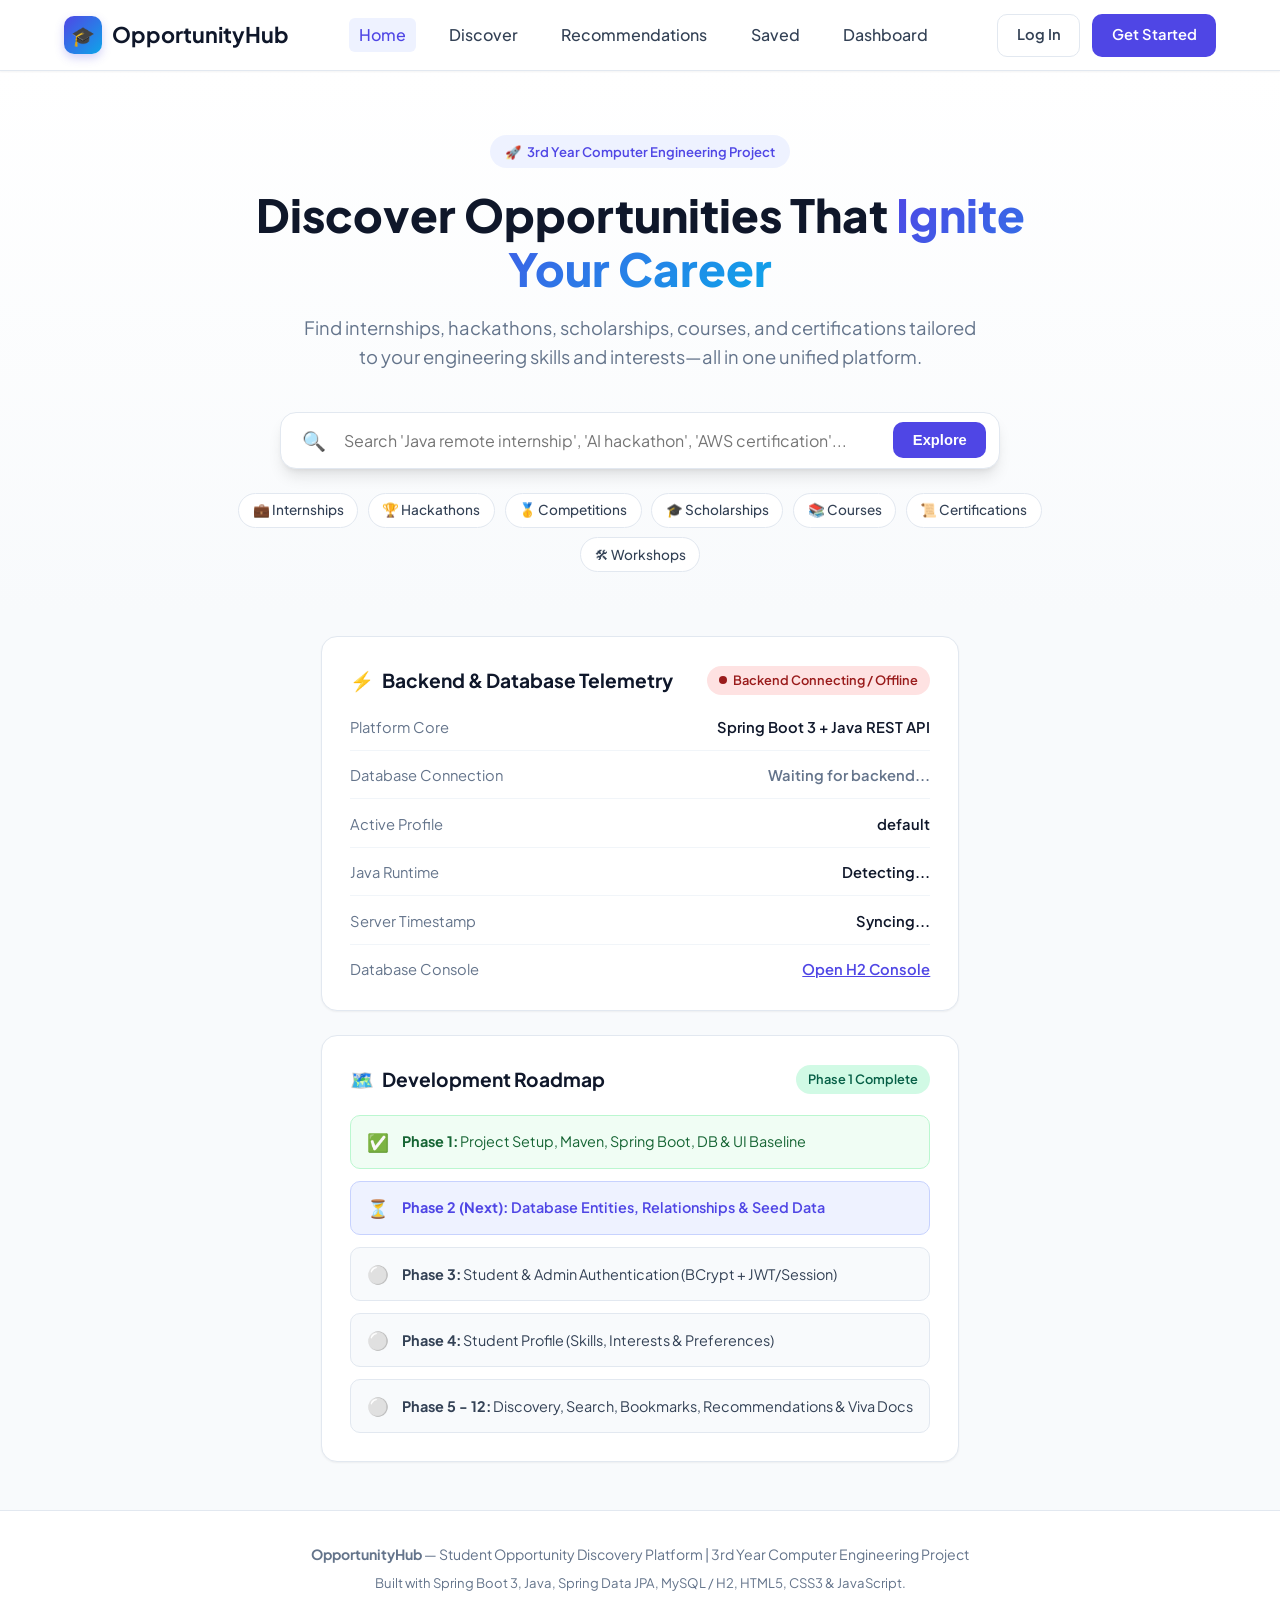
<file: frontend/index.html>
<!DOCTYPE html>
<html lang="en">
<head>
  <meta charset="UTF-8">
  <meta name="viewport" content="width=device-width, initial-scale=1.0">
  <title>OpportunityHub | Student Opportunity Discovery Platform</title>
  <meta name="description" content="Discover internships, hackathons, scholarships, and courses tailored for computer engineering students.">
  <!-- Google Fonts: Plus Jakarta Sans -->
  <link rel="preconnect" href="https://fonts.googleapis.com">
  <link rel="preconnect" href="https://fonts.gstatic.com" crossorigin>
  <link href="https://fonts.googleapis.com/css2?family=Plus+Jakarta+Sans:wght@400;500;600;700;800&display=swap" rel="stylesheet">
  <link rel="stylesheet" href="css/style.css">
</head>
<body>

  <!-- Navigation Bar -->
  <header class="navbar">
    <div class="nav-container">
      <a href="index.html" class="brand-logo" id="brand-logo">
        <div class="brand-icon">🎓</div>
        <span>OpportunityHub</span>
      </a>

      <ul class="nav-links">
        <li><a href="index.html" class="nav-link active" id="nav-home">Home</a></li>
        <li><a href="#discover" class="nav-link" id="nav-discover">Discover</a></li>
        <li><a href="#recommendations" class="nav-link" id="nav-recommendations">Recommendations</a></li>
        <li><a href="#saved" class="nav-link" id="nav-saved">Saved</a></li>
        <li><a href="#dashboard" class="nav-link" id="nav-dashboard">Dashboard</a></li>
      </ul>

      <div class="nav-actions">
        <a href="#login" class="btn btn-outline" id="btn-login">Log In</a>
        <a href="#register" class="btn btn-primary" id="btn-register">Get Started</a>
      </div>
    </div>
  </header>

  <!-- Hero Section -->
  <section class="hero-section">
    <div class="hero-container">
      <div class="badge-tag">
        <span>🚀</span> 3rd Year Computer Engineering Project
      </div>

      <h1 class="hero-title">
        Discover Opportunities That <span>Ignite Your Career</span>
      </h1>

      <p class="hero-subtitle">
        Find internships, hackathons, scholarships, courses, and certifications tailored to your engineering skills and interests—all in one unified platform.
      </p>

      <!-- Mock Search Box for Discovery -->
      <div class="search-wrapper">
        <span style="font-size: 1.2rem; color: var(--text-muted); margin-left: 0.5rem;">🔍</span>
        <input 
          type="text" 
          class="search-input" 
          id="search-input" 
          placeholder="Search 'Java remote internship', 'AI hackathon', 'AWS certification'..."
        >
        <button class="btn btn-primary" id="btn-search">Explore</button>
      </div>

      <!-- Quick Category Pills -->
      <div class="quick-category-pills">
        <span class="pill">💼 Internships</span>
        <span class="pill">🏆 Hackathons</span>
        <span class="pill">🥇 Competitions</span>
        <span class="pill">🎓 Scholarships</span>
        <span class="pill">📚 Courses</span>
        <span class="pill">📜 Certifications</span>
        <span class="pill">🛠 Workshops</span>
      </div>
    </div>
  </section>

  <!-- Main Content: System Status & Roadmap (Phase 1 Baseline) -->
  <main class="main-content">
    <div class="grid-2">
      <!-- Live Server & Database Health Card -->
      <div class="card" id="system-health-card">
        <div class="card-header">
          <h2 class="card-title">
            <span>⚡</span> Backend & Database Telemetry
          </h2>
          <div id="system-status-badge" class="status-badge offline">
            <span class="pulse-dot"></span> Checking Status...
          </div>
        </div>

        <div class="stat-list">
          <div class="stat-item">
            <span class="stat-label">Platform Core</span>
            <span class="stat-value">Spring Boot 3 + Java REST API</span>
          </div>
          <div class="stat-item">
            <span class="stat-label">Database Connection</span>
            <span class="stat-value" id="db-status">Connecting...</span>
          </div>
          <div class="stat-item">
            <span class="stat-label">Active Profile</span>
            <span class="stat-value" id="active-profile">default</span>
          </div>
          <div class="stat-item">
            <span class="stat-label">Java Runtime</span>
            <span class="stat-value" id="java-version">Detecting...</span>
          </div>
          <div class="stat-item">
            <span class="stat-label">Server Timestamp</span>
            <span class="stat-value" id="server-time">Syncing...</span>
          </div>
          <div class="stat-item">
            <span class="stat-label">Database Console</span>
            <span class="stat-value"><a href="/h2-console" target="_blank" style="text-decoration: underline;">Open H2 Console</a></span>
          </div>
        </div>
      </div>

      <!-- Development Progress Tracker -->
      <div class="card" id="project-roadmap-card">
        <div class="card-header">
          <h2 class="card-title">
            <span>🗺️</span> Development Roadmap
          </h2>
          <span class="status-badge online">Phase 1 Complete</span>
        </div>

        <div class="phase-list">
          <div class="phase-item completed">
            <span class="phase-icon">✅</span>
            <div><strong>Phase 1:</strong> Project Setup, Maven, Spring Boot, DB & UI Baseline</div>
          </div>
          <div class="phase-item active">
            <span class="phase-icon">⏳</span>
            <div><strong>Phase 2 (Next):</strong> Database Entities, Relationships & Seed Data</div>
          </div>
          <div class="phase-item">
            <span class="phase-icon">⚪</span>
            <div><strong>Phase 3:</strong> Student & Admin Authentication (BCrypt + JWT/Session)</div>
          </div>
          <div class="phase-item">
            <span class="phase-icon">⚪</span>
            <div><strong>Phase 4:</strong> Student Profile (Skills, Interests & Preferences)</div>
          </div>
          <div class="phase-item">
            <span class="phase-icon">⚪</span>
            <div><strong>Phase 5 - 12:</strong> Discovery, Search, Bookmarks, Recommendations & Viva Docs</div>
          </div>
        </div>
      </div>
    </div>
  </main>

  <!-- Footer -->
  <footer class="footer">
    <p><strong>OpportunityHub</strong> — Student Opportunity Discovery Platform | 3rd Year Computer Engineering Project</p>
    <p style="margin-top: 0.35rem; font-size: 0.82rem;">Built with Spring Boot 3, Java, Spring Data JPA, MySQL / H2, HTML5, CSS3 & JavaScript.</p>
  </footer>

  <script src="js/app.js"></script>
</body>
</html>
</file>
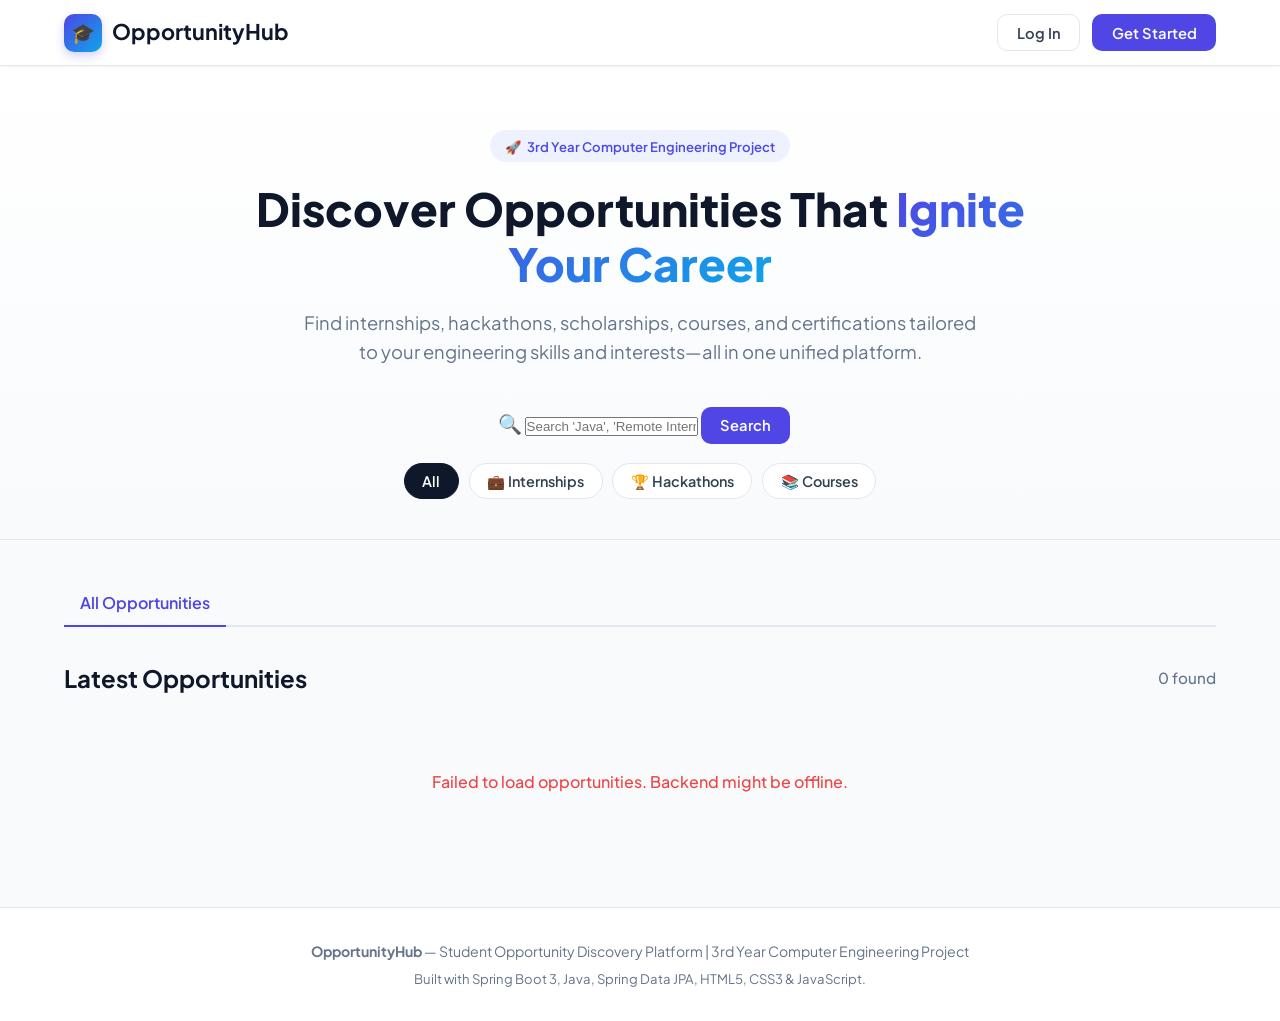
<file: backend/src/main/resources/static/index.html>
<!DOCTYPE html>
<html lang="en">
<head>
  <meta charset="UTF-8">
  <meta name="viewport" content="width=device-width, initial-scale=1.0">
  <title>OpportunityHub | Student Opportunity Discovery Platform</title>
  <meta name="description" content="Discover internships, hackathons, scholarships, and courses tailored for computer engineering students.">
  <link rel="preconnect" href="https://fonts.googleapis.com">
  <link rel="preconnect" href="https://fonts.gstatic.com" crossorigin>
  <link href="https://fonts.googleapis.com/css2?family=Plus+Jakarta+Sans:wght@400;500;600;700;800&display=swap" rel="stylesheet">
  <link rel="stylesheet" href="css/style.css">
</head>
<body>

  <!-- Navigation Bar -->
  <header class="navbar">
    <div class="nav-container">
      <a href="index.html" class="brand-logo" id="brand-logo">
        <div class="brand-icon">🎓</div>
        <span>OpportunityHub</span>
      </a>

      <div class="nav-actions" id="auth-actions">
        <button class="btn btn-outline" id="btn-login-modal">Log In</button>
        <button class="btn btn-primary" id="btn-register-modal">Get Started</button>
      </div>
      
      <div class="nav-actions" id="user-actions" style="display: none;">
        <button class="btn btn-primary" id="btn-admin" style="display: none;">⚙️ Admin</button>
        <span class="user-greeting" id="user-greeting">Hi, Student!</span>
        <button class="btn btn-outline" id="btn-logout">Log Out</button>
      </div>
    </div>
  </header>

  <!-- Hero Section -->
  <section class="hero-section">
    <div class="hero-container">
      <div class="badge-tag">
        <span>🚀</span> 3rd Year Computer Engineering Project
      </div>

      <h1 class="hero-title">
        Discover Opportunities That <span>Ignite Your Career</span>
      </h1>

      <p class="hero-subtitle">
        Find internships, hackathons, scholarships, courses, and certifications tailored to your engineering skills and interests—all in one unified platform.
      </p>

      <div class="search-wrapper">
        <span style="font-size: 1.2rem; color: var(--text-muted); margin-left: 0.5rem;">🔍</span>
        <input 
          type="text" 
          class="search-input" 
          id="search-input" 
          placeholder="Search 'Java', 'Remote Internship', 'AWS'..."
        >
        <button class="btn btn-primary" id="btn-search">Search</button>
      </div>

      <!-- Category Filters (Only visible in All mode) -->
      <div class="quick-category-pills" id="category-filters">
        <button class="pill active" data-category="All">All</button>
        <button class="pill" data-category="Internships">💼 Internships</button>
        <button class="pill" data-category="Hackathons">🏆 Hackathons</button>
        <button class="pill" data-category="Courses">📚 Courses</button>
      </div>
    </div>
  </section>

  <!-- Main Content: Opportunities Feed -->
  <main class="main-content">
    
    <!-- Feed Tabs -->
    <div class="feed-tabs" id="feed-tabs">
      <button class="tab-btn active" data-view="all">All Opportunities</button>
      <button class="tab-btn" data-view="recommended" style="display: none;" id="tab-recommended">✨ For You</button>
      <button class="tab-btn" data-view="saved" style="display: none;" id="tab-saved">🔖 Saved Items</button>
    </div>

    <div class="feed-header">
      <h2 class="feed-title" id="feed-main-title">Latest Opportunities</h2>
      <span class="feed-count" id="feed-count">0 found</span>
    </div>
    
    <div class="opportunities-grid" id="opportunities-feed">
      <!-- Cards will be injected here by JS -->
      <div class="loading-spinner">Loading opportunities...</div>
    </div>
  </main>

  <!-- Footer -->
  <footer class="footer">
    <p><strong>OpportunityHub</strong> — Student Opportunity Discovery Platform | 3rd Year Computer Engineering Project</p>
    <p style="margin-top: 0.35rem; font-size: 0.82rem;">Built with Spring Boot 3, Java, Spring Data JPA, HTML5, CSS3 & JavaScript.</p>
  </footer>

  <!-- Login Modal -->
  <div class="modal-overlay" id="login-modal">
    <div class="modal-card">
      <button class="close-modal" id="close-login">&times;</button>
      <h2 class="modal-title">Welcome Back</h2>
      <p class="modal-subtitle">Log in to discover new opportunities.</p>
      
      <form id="login-form">
        <div class="form-group">
          <label class="form-label" for="login-email">Email</label>
          <input type="email" class="form-control" id="login-email" required>
        </div>
        <div class="form-group">
          <label class="form-label" for="login-password">Password</label>
          <input type="password" class="form-control" id="login-password" required>
        </div>
        <div class="form-error" id="login-error"></div>
        <button type="submit" class="btn btn-primary w-100">Log In</button>
      </form>
    </div>
  </div>

  <!-- Register Modal -->
  <div class="modal-overlay" id="register-modal">
    <div class="modal-card">
      <button class="close-modal" id="close-register">&times;</button>
      <h2 class="modal-title">Create an Account</h2>
      <p class="modal-subtitle">Join OpportunityHub today.</p>
      
      <form id="register-form">
        <div class="form-group">
          <label class="form-label" for="reg-name">Full Name</label>
          <input type="text" class="form-control" id="reg-name" required>
        </div>
        <div class="form-group">
          <label class="form-label" for="reg-email">Email</label>
          <input type="email" class="form-control" id="reg-email" required>
        </div>
        <div class="form-group">
          <label class="form-label" for="reg-password">Password</label>
          <input type="password" class="form-control" id="reg-password" minlength="6" required>
        </div>
        <div class="form-error" id="register-error"></div>
        <button type="submit" class="btn btn-primary w-100">Register</button>
      </form>
    </div>
  </div>

  <!-- Admin Create Modal -->
  <div class="modal-overlay" id="admin-modal">
    <div class="modal-card" style="max-width: 600px; max-height: 90vh; overflow-y: auto;">
      <button class="close-modal" id="close-admin">&times;</button>
      <h2 class="modal-title">Admin Dashboard</h2>
      <p class="modal-subtitle">Post a new opportunity to the platform.</p>
      
      <form id="admin-form">
        <div class="form-group">
          <label class="form-label">Title</label>
          <input type="text" class="form-control" id="opp-title" required>
        </div>
        <div class="form-group">
          <label class="form-label">Organization</label>
          <input type="text" class="form-control" id="opp-org" required>
        </div>
        <div class="form-group">
          <label class="form-label">Description</label>
          <textarea class="form-control" id="opp-desc" rows="3" required></textarea>
        </div>
        
        <div style="display: grid; grid-template-columns: 1fr 1fr; gap: 1rem;">
          <div class="form-group">
            <label class="form-label">Category</label>
            <select class="form-control" id="opp-category" required>
              <option value="Internships">Internships</option>
              <option value="Hackathons">Hackathons</option>
              <option value="Courses">Courses</option>
            </select>
          </div>
          <div class="form-group">
            <label class="form-label">Location</label>
            <input type="text" class="form-control" id="opp-location" required>
          </div>
        </div>

        <div style="display: grid; grid-template-columns: 1fr 1fr; gap: 1rem;">
          <div class="form-group">
            <label class="form-label">Deadline</label>
            <input type="date" class="form-control" id="opp-deadline" required>
          </div>
          <div class="form-group">
            <label class="form-label">Stipend/Prize (₹)</label>
            <input type="number" class="form-control" id="opp-stipend" required>
          </div>
        </div>

        <div class="form-group">
          <label class="form-label">Skills Required (Comma separated)</label>
          <input type="text" class="form-control" id="opp-skills" placeholder="e.g. Java, Python, React" required>
        </div>

        <div class="form-error" id="admin-error"></div>
        <button type="submit" class="btn btn-primary w-100">Publish Opportunity</button>
      </form>
    </div>
  </div>

  <script src="js/app.js"></script>
</body>
</html>
</file>
<file: frontend/css/style.css>
/* ===================================================================
   OpportunityHub - Design System & Modern CSS Stylesheet
   Designed for: Student Opportunity Discovery Platform (College Project)
   =================================================================== */

:root {
  --primary: #4f46e5;
  --primary-hover: #4338ca;
  --primary-light: #eef2ff;
  --secondary: #0ea5e9;
  --success: #10b981;
  --success-light: #d1fae5;
  --warning: #f59e0b;
  --danger: #ef4444;
  --text-dark: #0f172a;
  --text-body: #334155;
  --text-muted: #64748b;
  --bg-page: #f8fafc;
  --bg-card: #ffffff;
  --border-color: #e2e8f0;
  --shadow-sm: 0 1px 2px 0 rgb(0 0 0 / 0.05);
  --shadow-md: 0 4px 6px -1px rgb(0 0 0 / 0.1), 0 2px 4px -2px rgb(0 0 0 / 0.1);
  --shadow-lg: 0 10px 15px -3px rgb(0 0 0 / 0.1), 0 4px 6px -4px rgb(0 0 0 / 0.1);
  --radius-sm: 6px;
  --radius-md: 10px;
  --radius-lg: 16px;
  --radius-full: 9999px;
  --font-family: 'Plus Jakarta Sans', 'Inter', -apple-system, BlinkMacSystemFont, 'Segoe UI', Roboto, sans-serif;
  --transition: all 0.2s cubic-bezier(0.4, 0, 0.2, 1);
}

/* Reset & Base Styles */
* {
  box-sizing: border-box;
  margin: 0;
  padding: 0;
}

body {
  font-family: var(--font-family);
  background-color: var(--bg-page);
  color: var(--text-body);
  line-height: 1.6;
  min-height: 100vh;
  display: flex;
  flex-direction: column;
}

a {
  color: var(--primary);
  text-decoration: none;
  transition: var(--transition);
}

a:hover {
  color: var(--primary-hover);
}

/* Top Navigation Bar */
.navbar {
  background: #ffffff;
  border-bottom: 1px solid var(--border-color);
  position: sticky;
  top: 0;
  z-index: 100;
  box-shadow: var(--shadow-sm);
}

.nav-container {
  max-width: 1200px;
  margin: 0 auto;
  padding: 0.85rem 1.5rem;
  display: flex;
  align-items: center;
  justify-content: space-between;
}

.brand-logo {
  display: flex;
  align-items: center;
  gap: 0.65rem;
  font-size: 1.35rem;
  font-weight: 700;
  color: var(--text-dark);
}

.brand-icon {
  background: linear-gradient(135deg, var(--primary), var(--secondary));
  color: white;
  width: 38px;
  height: 38px;
  border-radius: var(--radius-md);
  display: flex;
  align-items: center;
  justify-content: center;
  font-size: 1.2rem;
  box-shadow: 0 4px 10px rgba(79, 70, 229, 0.25);
}

.nav-links {
  display: flex;
  align-items: center;
  gap: 1.5rem;
  list-style: none;
}

.nav-link {
  font-weight: 500;
  color: var(--text-body);
  padding: 0.4rem 0.6rem;
  border-radius: var(--radius-sm);
}

.nav-link:hover, .nav-link.active {
  color: var(--primary);
  background-color: var(--primary-light);
}

.nav-actions {
  display: flex;
  align-items: center;
  gap: 0.75rem;
}

/* Buttons */
.btn {
  display: inline-flex;
  align-items: center;
  justify-content: center;
  gap: 0.5rem;
  padding: 0.55rem 1.15rem;
  font-size: 0.92rem;
  font-weight: 600;
  border-radius: var(--radius-md);
  border: 1px solid transparent;
  cursor: pointer;
  transition: var(--transition);
}

.btn-primary {
  background-color: var(--primary);
  color: #ffffff;
}

.btn-primary:hover {
  background-color: var(--primary-hover);
  box-shadow: 0 4px 12px rgba(79, 70, 229, 0.25);
}

.btn-outline {
  border-color: var(--border-color);
  background-color: transparent;
  color: var(--text-body);
}

.btn-outline:hover {
  background-color: #f1f5f9;
  border-color: #cbd5e1;
}

/* Hero Section */
.hero-section {
  background: linear-gradient(180deg, #ffffff 0%, var(--bg-page) 100%);
  padding: 4rem 1.5rem 2.5rem;
  text-align: center;
}

.hero-container {
  max-width: 860px;
  margin: 0 auto;
}

.badge-tag {
  display: inline-flex;
  align-items: center;
  gap: 0.4rem;
  background-color: var(--primary-light);
  color: var(--primary);
  padding: 0.35rem 0.9rem;
  border-radius: var(--radius-full);
  font-size: 0.82rem;
  font-weight: 600;
  margin-bottom: 1.25rem;
}

.hero-title {
  font-size: 2.85rem;
  font-weight: 800;
  color: var(--text-dark);
  line-height: 1.2;
  margin-bottom: 1rem;
}

.hero-title span {
  background: linear-gradient(135deg, var(--primary) 0%, var(--secondary) 100%);
  -webkit-background-clip: text;
  -webkit-text-fill-color: transparent;
}

.hero-subtitle {
  font-size: 1.15rem;
  color: var(--text-muted);
  margin-bottom: 2.5rem;
  max-width: 680px;
  margin-left: auto;
  margin-right: auto;
}

/* Mock Search Box */
.search-wrapper {
  background: #ffffff;
  border: 1px solid var(--border-color);
  border-radius: var(--radius-lg);
  padding: 0.6rem 0.8rem;
  display: flex;
  align-items: center;
  gap: 0.75rem;
  box-shadow: var(--shadow-lg);
  max-width: 720px;
  margin: 0 auto 1.5rem;
}

.search-input {
  flex: 1;
  border: none;
  outline: none;
  font-size: 1rem;
  color: var(--text-dark);
  font-family: inherit;
  padding: 0.4rem;
}

.quick-category-pills {
  display: flex;
  flex-wrap: wrap;
  justify-content: center;
  gap: 0.6rem;
  margin-top: 1.2rem;
}

.pill {
  background: #ffffff;
  border: 1px solid var(--border-color);
  padding: 0.35rem 0.85rem;
  border-radius: var(--radius-full);
  font-size: 0.85rem;
  font-weight: 500;
  color: var(--text-body);
  cursor: pointer;
  transition: var(--transition);
}

.pill:hover {
  border-color: var(--primary);
  color: var(--primary);
  background-color: var(--primary-light);
}

/* Main Content Layout */
.main-content {
  max-width: 1200px;
  margin: 1.5rem auto 3rem;
  padding: 0 1.5rem;
  flex: 1;
  display: flex;
  flex-direction: column;
  gap: 2.5rem;
}

/* Status Cards & Grid */
.grid-2 {
  display: grid;
  grid-template-columns: repeat(auto-fit, minmax(360px, 1fr));
  gap: 1.5rem;
}

.card {
  background: var(--bg-card);
  border: 1px solid var(--border-color);
  border-radius: var(--radius-lg);
  padding: 1.75rem;
  box-shadow: var(--shadow-sm);
  transition: var(--transition);
}

.card:hover {
  box-shadow: var(--shadow-md);
  border-color: #cbd5e1;
}

.card-header {
  display: flex;
  align-items: center;
  justify-content: space-between;
  margin-bottom: 1.25rem;
}

.card-title {
  font-size: 1.2rem;
  font-weight: 700;
  color: var(--text-dark);
  display: flex;
  align-items: center;
  gap: 0.5rem;
}

/* Status Indicator Dot */
.status-badge {
  display: inline-flex;
  align-items: center;
  gap: 0.4rem;
  padding: 0.25rem 0.75rem;
  border-radius: var(--radius-full);
  font-size: 0.8rem;
  font-weight: 600;
}

.status-badge.online {
  background-color: var(--success-light);
  color: #065f46;
}

.status-badge.offline {
  background-color: #fee2e2;
  color: #991b1b;
}

.pulse-dot {
  width: 8px;
  height: 8px;
  border-radius: 50%;
  background-color: currentColor;
  animation: pulse 1.8s infinite;
}

@keyframes pulse {
  0% { transform: scale(0.95); opacity: 0.7; }
  50% { transform: scale(1.3); opacity: 1; }
  100% { transform: scale(0.95); opacity: 0.7; }
}

/* System Stats List */
.stat-list {
  display: flex;
  flex-direction: column;
  gap: 0.85rem;
}

.stat-item {
  display: flex;
  justify-content: space-between;
  align-items: center;
  padding-bottom: 0.65rem;
  border-bottom: 1px solid #f1f5f9;
  font-size: 0.92rem;
}

.stat-item:last-child {
  border-bottom: none;
  padding-bottom: 0;
}

.stat-label {
  color: var(--text-muted);
}

.stat-value {
  font-weight: 600;
  color: var(--text-dark);
}

/* Phase Tracker */
.phase-list {
  display: flex;
  flex-direction: column;
  gap: 0.75rem;
}

.phase-item {
  display: flex;
  align-items: center;
  gap: 0.85rem;
  padding: 0.75rem 1rem;
  border-radius: var(--radius-md);
  background-color: #f8fafc;
  border: 1px solid var(--border-color);
  font-size: 0.9rem;
}

.phase-item.active {
  background-color: var(--primary-light);
  border-color: #c7d2fe;
  font-weight: 600;
  color: var(--primary);
}

.phase-item.completed {
  background-color: #f0fdf4;
  border-color: #bbf7d0;
  color: #166534;
}

.phase-icon {
  font-size: 1.1rem;
}

/* Footer */
.footer {
  margin-top: auto;
  background: #ffffff;
  border-top: 1px solid var(--border-color);
  padding: 2rem 1.5rem;
  text-align: center;
  font-size: 0.88rem;
  color: var(--text-muted);
}

/* Responsive adjustments */
@media (max-width: 768px) {
  .hero-title {
    font-size: 2.1rem;
  }
  .nav-links {
    display: none;
  }
  .grid-2 {
    grid-template-columns: 1fr;
  }
}
</file>
<file: backend/src/main/resources/static/css/style.css>
/* ===================================================================
   OpportunityHub - Design System & Modern CSS Stylesheet
   Designed for: Student Opportunity Discovery Platform (College Project)
   =================================================================== */

:root {
  --primary: #4f46e5;
  --primary-hover: #4338ca;
  --primary-light: #eef2ff;
  --secondary: #0ea5e9;
  --success: #10b981;
  --success-light: #d1fae5;
  --warning: #f59e0b;
  --danger: #ef4444;
  --text-dark: #0f172a;
  --text-body: #334155;
  --text-muted: #64748b;
  --bg-page: #f8fafc;
  --bg-card: #ffffff;
  --border-color: #e2e8f0;
  --shadow-sm: 0 1px 2px 0 rgb(0 0 0 / 0.05);
  --shadow-md: 0 4px 6px -1px rgb(0 0 0 / 0.1), 0 2px 4px -2px rgb(0 0 0 / 0.1);
  --shadow-lg: 0 10px 15px -3px rgb(0 0 0 / 0.1), 0 4px 6px -4px rgb(0 0 0 / 0.1);
  --radius-sm: 6px;
  --radius-md: 10px;
  --radius-lg: 16px;
  --radius-full: 9999px;
  --font-family: 'Plus Jakarta Sans', 'Inter', -apple-system, BlinkMacSystemFont, 'Segoe UI', Roboto, sans-serif;
  --transition: all 0.2s cubic-bezier(0.4, 0, 0.2, 1);
}

/* Reset & Base Styles */
* { box-sizing: border-box; margin: 0; padding: 0; }
body { font-family: var(--font-family); background-color: var(--bg-page); color: var(--text-body); line-height: 1.6; min-height: 100vh; display: flex; flex-direction: column; }
a { color: var(--primary); text-decoration: none; transition: var(--transition); }
a:hover { color: var(--primary-hover); }
button { font-family: inherit; }

/* Top Navigation Bar */
.navbar { background: #ffffff; border-bottom: 1px solid var(--border-color); position: sticky; top: 0; z-index: 100; box-shadow: var(--shadow-sm); }
.nav-container { max-width: 1200px; margin: 0 auto; padding: 0.85rem 1.5rem; display: flex; align-items: center; justify-content: space-between; }
.brand-logo { display: flex; align-items: center; gap: 0.65rem; font-size: 1.35rem; font-weight: 700; color: var(--text-dark); }
.brand-icon { background: linear-gradient(135deg, var(--primary), var(--secondary)); color: white; width: 38px; height: 38px; border-radius: var(--radius-md); display: flex; align-items: center; justify-content: center; font-size: 1.2rem; box-shadow: 0 4px 10px rgba(79, 70, 229, 0.25); }
.nav-links { display: flex; align-items: center; gap: 1.5rem; list-style: none; }
.nav-link { font-weight: 500; color: var(--text-body); padding: 0.4rem 0.6rem; border-radius: var(--radius-sm); }
.nav-link:hover, .nav-link.active { color: var(--primary); background-color: var(--primary-light); }
.nav-actions { display: flex; align-items: center; gap: 0.75rem; }
.user-greeting { font-weight: 600; color: var(--text-dark); font-size: 0.95rem; }

/* Buttons */
.btn { display: inline-flex; align-items: center; justify-content: center; gap: 0.5rem; padding: 0.55rem 1.15rem; font-size: 0.92rem; font-weight: 600; border-radius: var(--radius-md); border: 1px solid transparent; cursor: pointer; transition: var(--transition); }
.btn-primary { background-color: var(--primary); color: #ffffff; }
.btn-primary:hover { background-color: var(--primary-hover); box-shadow: 0 4px 12px rgba(79, 70, 229, 0.25); }
.btn-outline { border-color: var(--border-color); background-color: transparent; color: var(--text-body); }
.btn-outline:hover { background-color: #f1f5f9; border-color: #cbd5e1; }
.w-100 { width: 100%; }

/* Hero Section */
.hero-section { background: linear-gradient(180deg, #ffffff 0%, var(--bg-page) 100%); padding: 4rem 1.5rem 2.5rem; text-align: center; border-bottom: 1px solid var(--border-color); }
.hero-container { max-width: 860px; margin: 0 auto; }
.badge-tag { display: inline-flex; align-items: center; gap: 0.4rem; background-color: var(--primary-light); color: var(--primary); padding: 0.35rem 0.9rem; border-radius: var(--radius-full); font-size: 0.82rem; font-weight: 600; margin-bottom: 1.25rem; }
.hero-title { font-size: 2.85rem; font-weight: 800; color: var(--text-dark); line-height: 1.2; margin-bottom: 1rem; }
.hero-title span { background: linear-gradient(135deg, var(--primary) 0%, var(--secondary) 100%); -webkit-background-clip: text; -webkit-text-fill-color: transparent; }
.hero-subtitle { font-size: 1.15rem; color: var(--text-muted); margin-bottom: 2.5rem; max-width: 680px; margin-left: auto; margin-right: auto; }
.quick-category-pills { display: flex; flex-wrap: wrap; justify-content: center; gap: 0.6rem; margin-top: 1.2rem; }
.pill { background: #ffffff; border: 1px solid var(--border-color); padding: 0.45rem 1.1rem; border-radius: var(--radius-full); font-size: 0.9rem; font-weight: 600; color: var(--text-body); cursor: pointer; transition: var(--transition); }
.pill:hover { border-color: var(--primary); color: var(--primary); background-color: var(--primary-light); }
.pill.active { background-color: var(--text-dark); color: white; border-color: var(--text-dark); }

/* Main Content: Feed */
.main-content { max-width: 1200px; margin: 2.5rem auto 4rem; padding: 0 1.5rem; flex: 1; display: flex; flex-direction: column; width: 100%; }

/* Feed Tabs */
.feed-tabs { display: flex; gap: 1rem; border-bottom: 2px solid var(--border-color); margin-bottom: 2rem; }
.tab-btn { background: none; border: none; border-bottom: 2px solid transparent; padding: 0.75rem 1rem; font-size: 1rem; font-weight: 600; color: var(--text-muted); cursor: pointer; margin-bottom: -2px; transition: var(--transition); }
.tab-btn:hover { color: var(--primary); }
.tab-btn.active { color: var(--primary); border-bottom-color: var(--primary); }

.feed-header { display: flex; justify-content: space-between; align-items: center; margin-bottom: 1.5rem; }
.feed-title { font-size: 1.5rem; font-weight: 700; color: var(--text-dark); }
.feed-count { color: var(--text-muted); font-weight: 500; font-size: 0.95rem; }

/* Opportunity Grid */
.opportunities-grid { display: grid; grid-template-columns: repeat(auto-fill, minmax(340px, 1fr)); gap: 1.5rem; }
.opp-card { background: var(--bg-card); border: 1px solid var(--border-color); border-radius: var(--radius-lg); padding: 1.5rem; box-shadow: var(--shadow-sm); transition: var(--transition); display: flex; flex-direction: column; position: relative; overflow: hidden; }
.opp-card:hover { transform: translateY(-3px); box-shadow: var(--shadow-lg); border-color: #cbd5e1; }
.match-score { position: absolute; top: 0; right: 0; background: linear-gradient(135deg, var(--warning), #f97316); color: white; padding: 0.25rem 0.75rem; font-size: 0.75rem; font-weight: 700; border-bottom-left-radius: var(--radius-md); box-shadow: var(--shadow-sm); }
.opp-header { display: flex; justify-content: space-between; align-items: flex-start; margin-bottom: 1rem; }
.opp-category { font-size: 0.75rem; font-weight: 700; text-transform: uppercase; letter-spacing: 0.05em; color: var(--primary); background: var(--primary-light); padding: 0.25rem 0.6rem; border-radius: var(--radius-full); }
.opp-title { font-size: 1.25rem; font-weight: 700; color: var(--text-dark); margin-bottom: 0.25rem; line-height: 1.3; }
.opp-org { font-size: 0.95rem; color: var(--text-muted); font-weight: 500; margin-bottom: 1rem; }
.opp-desc { font-size: 0.92rem; color: var(--text-body); margin-bottom: 1.25rem; flex: 1; display: -webkit-box; -webkit-line-clamp: 3; -webkit-box-orient: vertical; overflow: hidden; }
.opp-meta { display: flex; flex-wrap: wrap; gap: 0.75rem; margin-bottom: 1.25rem; }
.meta-item { display: inline-flex; align-items: center; gap: 0.3rem; font-size: 0.85rem; color: var(--text-muted); background: #f1f5f9; padding: 0.3rem 0.6rem; border-radius: var(--radius-sm); font-weight: 500; }
.opp-skills { display: flex; flex-wrap: wrap; gap: 0.4rem; margin-bottom: 1.5rem; }
.skill-tag { font-size: 0.75rem; font-weight: 600; color: var(--text-body); border: 1px solid var(--border-color); padding: 0.15rem 0.5rem; border-radius: var(--radius-full); }
.opp-footer { display: flex; gap: 0.75rem; border-top: 1px solid var(--border-color); padding-top: 1.25rem; }
.opp-footer .btn { flex: 1; padding: 0.6rem; }
.btn-bookmark { background: #f1f5f9; color: var(--text-body); border: none; border-radius: var(--radius-md); width: 40px; display: flex; align-items: center; justify-content: center; cursor: pointer; transition: var(--transition); }
.btn-bookmark:hover { background: #e2e8f0; color: var(--primary); }
.btn-bookmark.saved { color: var(--primary); background: var(--primary-light); }

.loading-spinner { grid-column: 1 / -1; text-align: center; padding: 3rem; color: var(--text-muted); font-weight: 500; }

/* Modals (Glassmorphism overlay) */
.modal-overlay { position: fixed; top: 0; left: 0; width: 100vw; height: 100vh; background: rgba(15, 23, 42, 0.4); backdrop-filter: blur(4px); display: none; align-items: center; justify-content: center; z-index: 1000; opacity: 0; transition: opacity 0.2s ease; }
.modal-overlay.active { display: flex; opacity: 1; }
.modal-card { background: white; width: 100%; max-width: 420px; border-radius: var(--radius-lg); padding: 2rem; position: relative; box-shadow: 0 25px 50px -12px rgba(0, 0, 0, 0.25); transform: translateY(20px); transition: transform 0.3s cubic-bezier(0.175, 0.885, 0.32, 1.275); }
.modal-overlay.active .modal-card { transform: translateY(0); }
.close-modal { position: absolute; top: 1.25rem; right: 1.25rem; background: none; border: none; font-size: 1.5rem; color: var(--text-muted); cursor: pointer; line-height: 1; transition: color 0.2s; }
.close-modal:hover { color: var(--danger); }
.modal-title { font-size: 1.5rem; font-weight: 700; color: var(--text-dark); margin-bottom: 0.25rem; }
.modal-subtitle { color: var(--text-muted); font-size: 0.95rem; margin-bottom: 1.5rem; }

/* Forms */
.form-group { margin-bottom: 1.25rem; }
.form-label { display: block; font-size: 0.88rem; font-weight: 600; color: var(--text-dark); margin-bottom: 0.4rem; }
.form-control { width: 100%; padding: 0.65rem 0.8rem; font-size: 0.95rem; font-family: inherit; color: var(--text-dark); background: #f8fafc; border: 1px solid var(--border-color); border-radius: var(--radius-md); transition: var(--transition); }
.form-control:focus { outline: none; border-color: var(--primary); background: white; box-shadow: 0 0 0 3px rgba(79, 70, 229, 0.1); }
.form-error { color: var(--danger); font-size: 0.85rem; font-weight: 500; margin-bottom: 1rem; display: none; }

/* Footer */
.footer { margin-top: auto; background: #ffffff; border-top: 1px solid var(--border-color); padding: 2rem 1.5rem; text-align: center; font-size: 0.88rem; color: var(--text-muted); }

@media (max-width: 768px) {
  .hero-title { font-size: 2.1rem; }
  .nav-links { display: none; }
}
</file>
